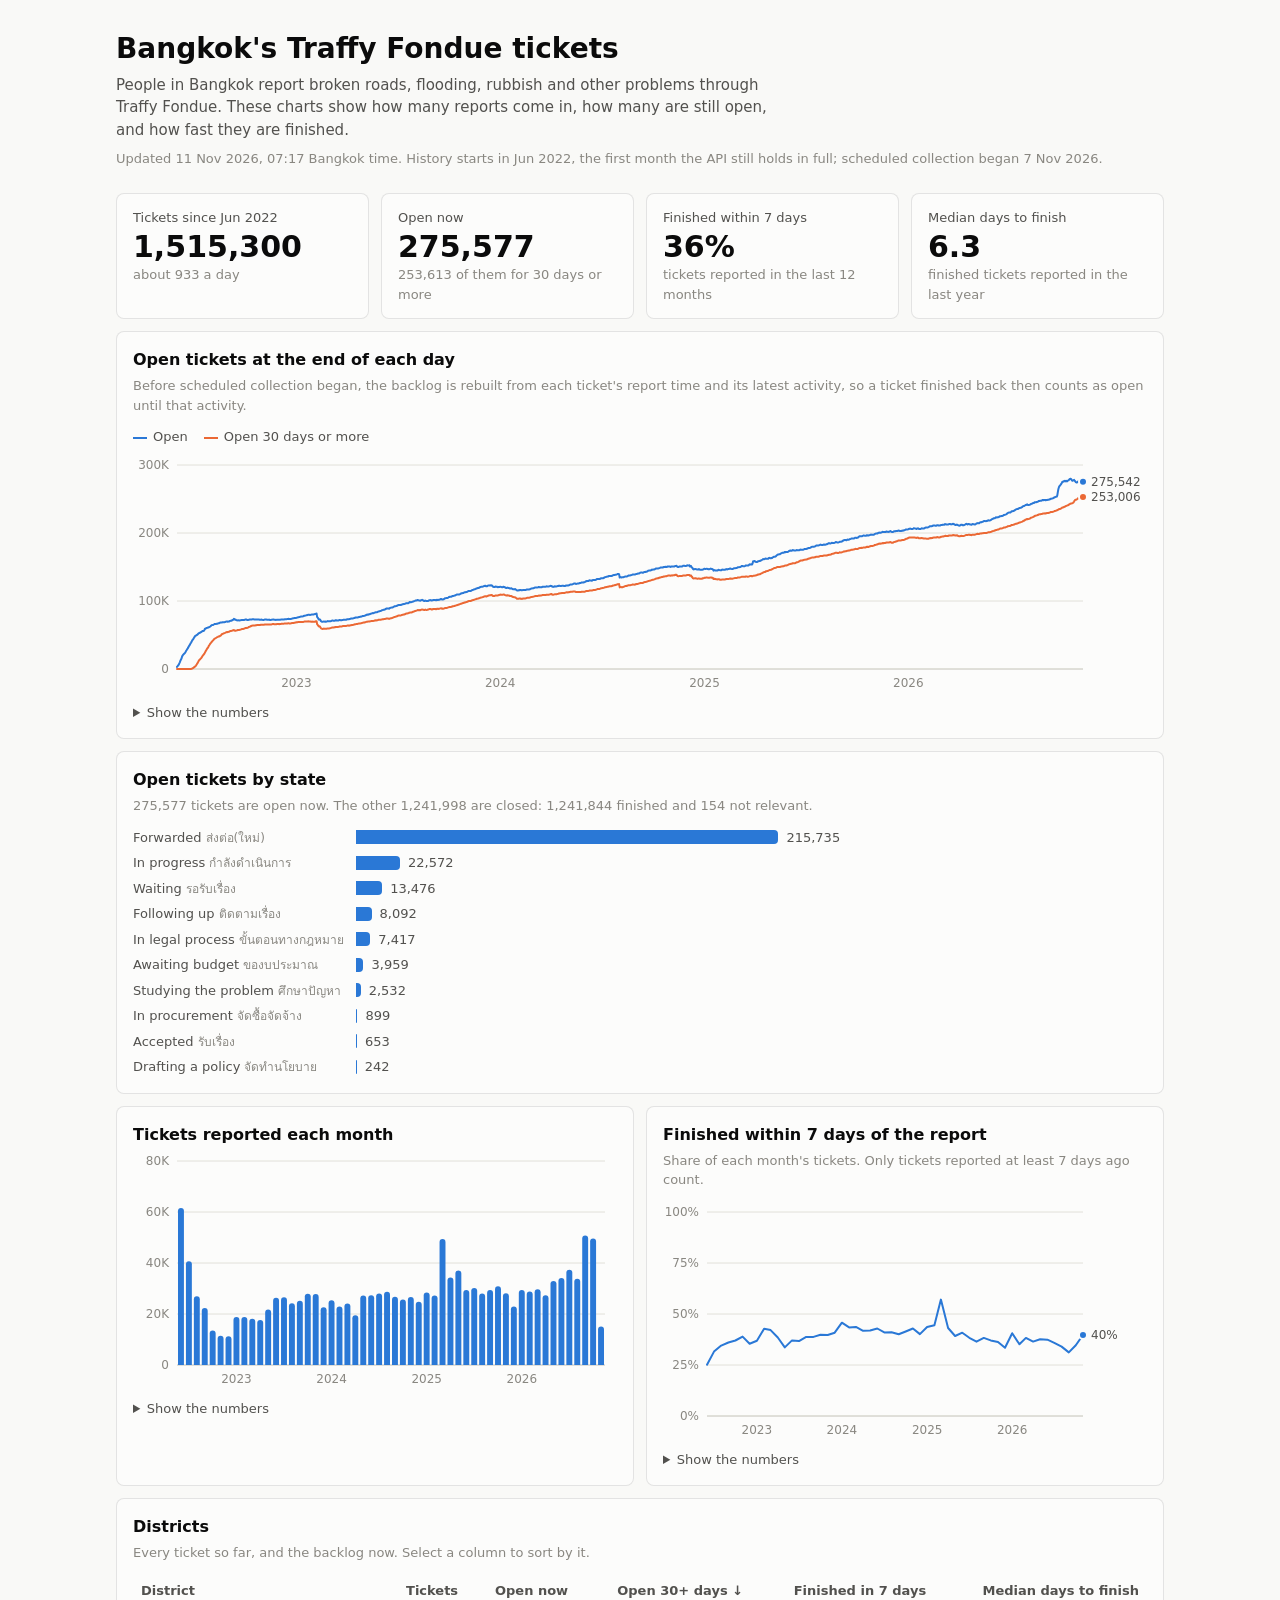
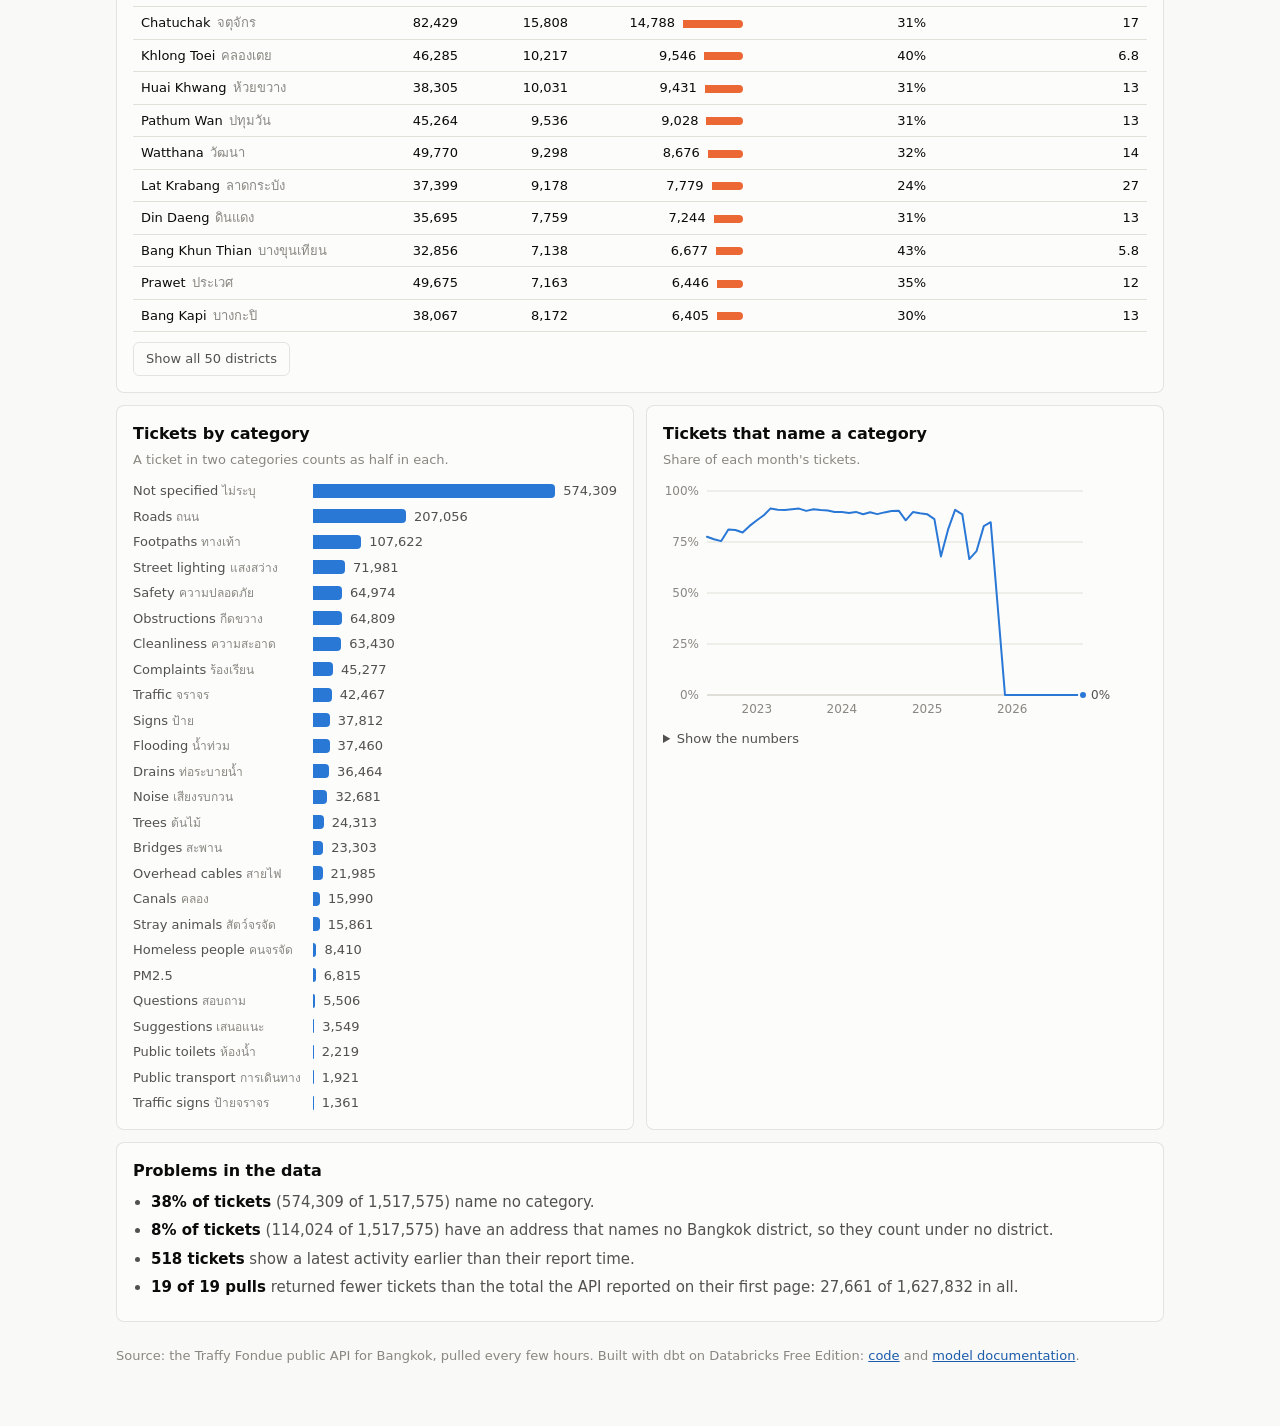
<file: index.html>
<!doctype html>
<html lang="en">
<head>
  <meta charset="utf-8">
  <meta name="viewport" content="width=device-width, initial-scale=1">
  <title>Bangkok's Traffy Fondue tickets</title>
  <meta name="description" content="How many problems people in Bangkok report through Traffy Fondue, how many are still open, and how fast they are finished.">
  <link rel="stylesheet" href="style.css">
</head>
<body>
  <main>
    <header>
      <h1>Bangkok's Traffy Fondue tickets</h1>
      <p class="lede">
        People in Bangkok report broken roads, flooding, rubbish and other problems through
        Traffy Fondue. These charts show how many reports come in, how many are still open,
        and how fast they are finished.
      </p>
      <p class="meta" id="as-of">Loading…</p>
    </header>

    <section class="tiles" id="tiles" aria-label="Headline numbers"></section>

    <section class="card">
      <h2>Open tickets at the end of each day</h2>
      <p class="note">
        Before scheduled collection began, the backlog is rebuilt from each ticket's report time and
        its latest activity, so a ticket finished back then counts as open until that activity.
      </p>
      <div class="chart" id="backlog"></div>
    </section>

    <section class="card">
      <h2>Open tickets by state</h2>
      <p class="note" id="states-note"></p>
      <div class="narrow" id="states"></div>
    </section>

    <div class="pair">
      <section class="card">
        <h2>Tickets reported each month</h2>
        <div class="chart" id="monthly-reported"></div>
      </section>
      <section class="card">
        <h2>Finished within 7 days of the report</h2>
        <p class="note">Share of each month's tickets. Only tickets reported at least 7 days ago count.</p>
        <div class="chart" id="monthly-7-days"></div>
      </section>
    </div>

    <section class="card">
      <h2>Districts</h2>
      <p class="note">Every ticket so far, and the backlog now. Select a column to sort by it.</p>
      <div id="districts"></div>
    </section>

    <div class="pair">
      <section class="card">
        <h2>Tickets by category</h2>
        <p class="note">A ticket in two categories counts as half in each.</p>
        <div id="categories"></div>
      </section>
      <section class="card">
        <h2>Tickets that name a category</h2>
        <p class="note">Share of each month's tickets.</p>
        <div class="chart" id="monthly-category"></div>
      </section>
    </div>

    <section class="card">
      <h2>Problems in the data</h2>
      <ul class="notes" id="data-quality"></ul>
    </section>

    <footer>
      <p>
        Source: the Traffy Fondue public API for Bangkok, pulled every few hours. Built with dbt on
        Databricks Free Edition: <a href="https://github.com/tongthong-nnk/bkk-traffy-warehouse">code</a>
        and <a href="docs/">model documentation</a>.
      </p>
    </footer>
  </main>
  <div class="tooltip" id="tooltip" role="status" hidden></div>
  <script src="app.js" type="module"></script>
</body>
</html>
</file>
<file: style.css>
:root {
  color-scheme: light;
  --page: #f9f9f7;
  --surface: #fcfcfb;
  --ink: #0b0b0b;
  --ink-2: #52514e;
  --muted: #898781;
  --grid: #e1e0d9;
  --axis: #c3c2b7;
  --border: rgba(11, 11, 11, 0.1);
  --series-1: #2a78d6;
  --series-2: #eb6834;
  --wash-1: rgba(42, 120, 214, 0.1);
  --link: #1c5cab;
}

@media (prefers-color-scheme: dark) {
  :root {
    color-scheme: dark;
    --page: #0d0d0d;
    --surface: #1a1a19;
    --ink: #f0efec;
    --ink-2: #c3c2b7;
    --muted: #898781;
    --grid: #2c2c2a;
    --axis: #383835;
    --border: rgba(255, 255, 255, 0.1);
    --series-1: #3987e5;
    --series-2: #d95926;
    --wash-1: rgba(57, 135, 229, 0.12);
    --link: #86b6ef;
  }
}

* {
  box-sizing: border-box;
}

body {
  margin: 0;
  background: var(--page);
  color: var(--ink);
  font: 15px/1.5 system-ui, -apple-system, "Segoe UI", sans-serif;
}

main {
  max-width: 1080px;
  margin: 0 auto;
  padding: 32px 16px 48px;
}

h1 {
  margin: 0 0 8px;
  font-size: 28px;
  line-height: 1.2;
}

h2 {
  margin: 0 0 4px;
  font-size: 16px;
}

a {
  color: var(--link);
}

.lede {
  max-width: 680px;
  margin: 0 0 8px;
  color: var(--ink-2);
}

.meta,
.note {
  margin: 0;
  color: var(--muted);
  font-size: 13px;
}

.note {
  margin-bottom: 12px;
}

.tiles {
  display: grid;
  grid-template-columns: repeat(auto-fit, minmax(150px, 1fr));
  gap: 12px;
  margin: 24px 0 12px;
}

.tile,
.card {
  background: var(--surface);
  border: 1px solid var(--border);
  border-radius: 8px;
}

.tile {
  padding: 14px 16px;
}

.tile .label {
  color: var(--ink-2);
  font-size: 13px;
}

.tile .value {
  margin-top: 2px;
  font-size: 30px;
  font-weight: 600;
  line-height: 1.2;
}

.tile .sub {
  color: var(--muted);
  font-size: 13px;
}

.card {
  padding: 16px;
  margin-bottom: 12px;
  min-width: 0;
}

.pair {
  display: grid;
  grid-template-columns: repeat(auto-fit, minmax(min(100%, 420px), 1fr));
  gap: 12px;
  margin-bottom: 12px;
}

.pair .card {
  margin-bottom: 0;
}

.chart {
  position: relative;
}

.chart svg {
  display: block;
  overflow: visible;
}

.legend {
  display: flex;
  flex-wrap: wrap;
  gap: 4px 16px;
  margin-bottom: 8px;
  color: var(--ink-2);
  font-size: 13px;
}

.legend span::before {
  content: "";
  display: inline-block;
  width: 14px;
  height: 2px;
  margin-right: 6px;
  vertical-align: middle;
  background: var(--key);
}

svg text {
  fill: var(--muted);
  font-size: 12px;
  font-variant-numeric: tabular-nums;
}

svg text.end-label {
  fill: var(--ink-2);
}

.gridline {
  stroke: var(--grid);
  stroke-width: 1;
}

.baseline {
  stroke: var(--axis);
  stroke-width: 1;
}

.crosshair {
  stroke: var(--axis);
  stroke-width: 1;
}

.series-line {
  fill: none;
  stroke-width: 2;
  stroke-linejoin: round;
  stroke-linecap: round;
}

.end-dot {
  stroke: var(--surface);
  stroke-width: 2;
}

.column {
  fill: var(--series-1);
}

.column.active {
  opacity: 0.7;
}

.tooltip {
  position: fixed;
  z-index: 10;
  min-width: 140px;
  padding: 8px 10px;
  pointer-events: none;
  background: var(--surface);
  border: 1px solid var(--border);
  border-radius: 6px;
  box-shadow: 0 4px 16px rgba(0, 0, 0, 0.12);
  font-size: 13px;
}

.tooltip .when {
  margin-bottom: 4px;
  color: var(--muted);
}

.tooltip .row {
  display: flex;
  align-items: center;
  gap: 8px;
}

.tooltip .row::before {
  content: "";
  width: 12px;
  height: 2px;
  background: var(--key);
}

.tooltip .row:not(.keyed)::before {
  display: none;
}

.tooltip strong {
  font-variant-numeric: tabular-nums;
}

.tooltip .name {
  color: var(--ink-2);
}

details.table-view {
  margin-top: 8px;
  font-size: 13px;
}

details.table-view summary {
  color: var(--ink-2);
  cursor: pointer;
}

details.table-view .scroll {
  max-height: 320px;
  margin-top: 8px;
  overflow: auto;
}

table {
  width: 100%;
  border-collapse: collapse;
  font-size: 13px;
}

th,
td {
  padding: 6px 8px;
  border-bottom: 1px solid var(--grid);
  text-align: right;
  white-space: nowrap;
}

th:first-child,
td:first-child {
  text-align: left;
}

td {
  font-variant-numeric: tabular-nums;
}

th {
  position: sticky;
  top: 0;
  background: var(--surface);
  color: var(--ink-2);
  font-weight: 600;
}

th button {
  padding: 0;
  border: 0;
  background: none;
  color: inherit;
  font: inherit;
  cursor: pointer;
}

th[aria-sort] button::after {
  content: " ↓";
}

th[aria-sort="ascending"] button::after {
  content: " ↑";
}

td .th-name {
  color: var(--muted);
  margin-left: 6px;
}

.table-wrap {
  overflow-x: auto;
}

button.more {
  margin-top: 10px;
  padding: 6px 12px;
  border: 1px solid var(--border);
  border-radius: 6px;
  background: none;
  color: var(--ink-2);
  font: inherit;
  font-size: 13px;
  cursor: pointer;
}

.sr-only {
  position: absolute;
  width: 1px;
  height: 1px;
  overflow: hidden;
  clip-path: inset(50%);
  white-space: nowrap;
}

.inline-bar {
  display: inline-block;
  height: 8px;
  margin-left: 8px;
  vertical-align: middle;
  background: var(--series-2);
  border-radius: 0 4px 4px 0;
}

.bars {
  display: grid;
  grid-template-columns: minmax(110px, max-content) 1fr;
  gap: 6px 12px;
  align-items: center;
  font-size: 13px;
}

.bars .name {
  color: var(--ink-2);
}

.bars .name small {
  color: var(--muted);
  font-size: 12px;
  margin-left: 4px;
}

.bars .track {
  display: flex;
  align-items: center;
  gap: 8px;
  min-width: 0;
}

.bars .bar {
  height: 14px;
  min-width: 1px;
  background: var(--series-1);
  border-radius: 0 4px 4px 0;
}

.bars .num {
  color: var(--ink-2);
  font-variant-numeric: tabular-nums;
}

.narrow .bars {
  max-width: 720px;
}

.notes {
  margin: 8px 0 0;
  padding-left: 18px;
  color: var(--ink-2);
}

.notes li {
  margin-bottom: 6px;
}

.notes strong {
  color: var(--ink);
}

footer {
  margin-top: 24px;
  color: var(--muted);
  font-size: 13px;
}
</file>
